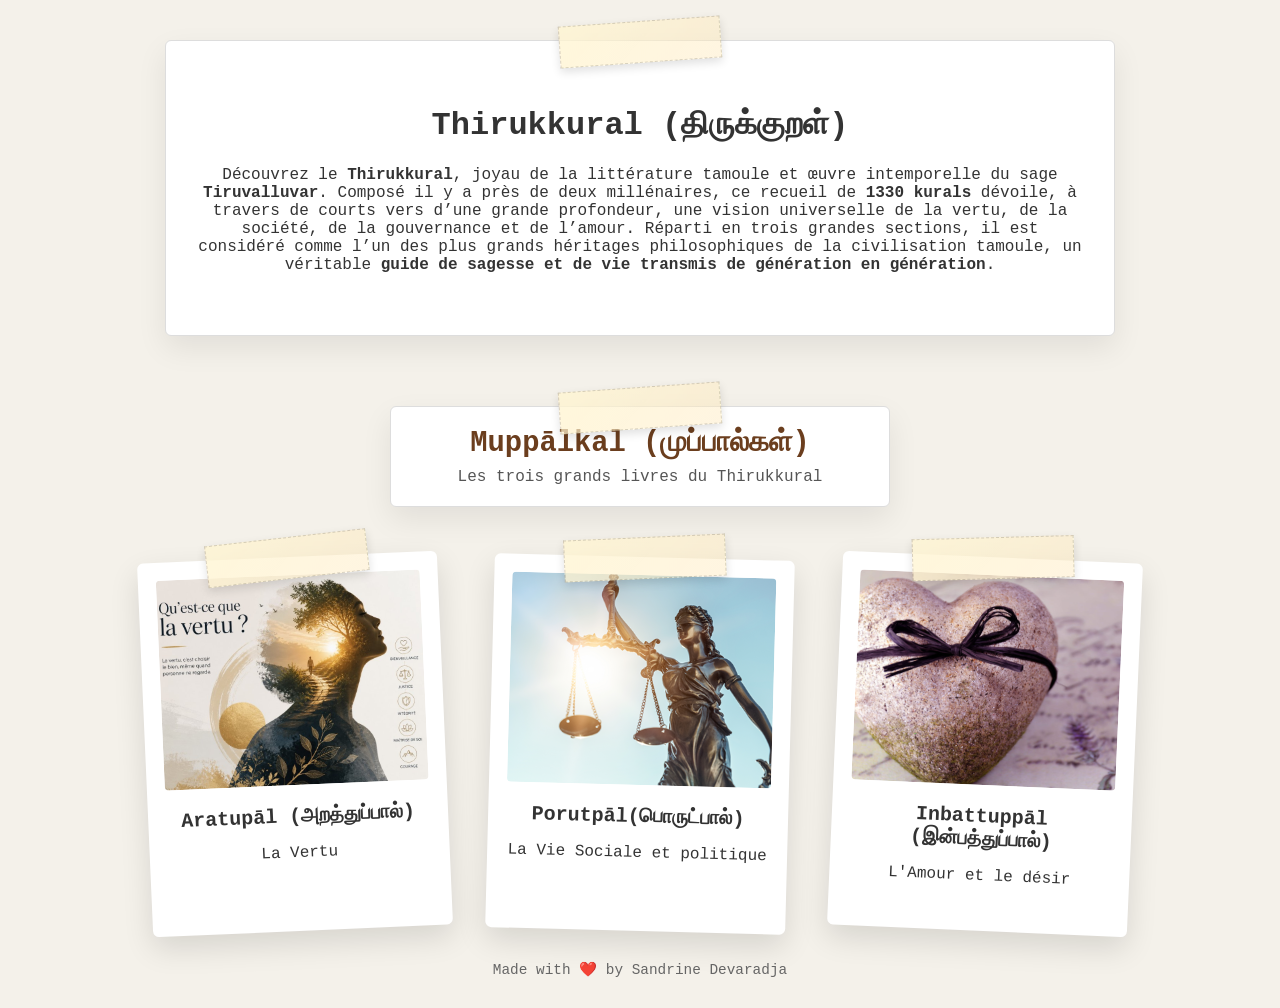
<file: index.html>
<!DOCTYPE html>
<html lang="fr">
<head>
<meta charset="UTF-8">
<meta name="viewport" content="width=device-width, initial-scale=1.0">
<title>Thirukkural</title>
<link rel="stylesheet" href="style.css">
</head>

<body>

<header>
    <div class="cadre-presentation taped">
        <h1>Thirukkural (திருக்குறள்)</h1>
        <p>

            Découvrez le <strong>Thirukkural</strong>, joyau de la littérature tamoule et œuvre intemporelle du sage <strong>Tiruvalluvar</strong>. 
            Composé il y a près de deux millénaires, ce recueil de <strong>1330 kurals</strong> dévoile, à travers de courts vers d’une grande profondeur, 
            une vision universelle de la vertu, de la société, de la gouvernance et de l’amour. 
            Réparti en trois grandes sections, il est considéré comme l’un des plus grands héritages philosophiques 
            de la civilisation tamoule, un véritable <strong>guide de sagesse et de vie transmis de génération en génération</strong>.
        </p>
    </div>
</header>

    <section class="titre-muppalkal taped">
    <h2>Muppālkal (முப்பால்கள்)</h2>
    <p>Les trois grands livres du Thirukkural</p>
</section>


<main class="divisions-container">

    <!-- ARAM -->
    <a href="section.html?section=1" class="polaroid taped">
        <div class="polaroid-image">
            <img src="images/A.jpeg" alt="Aram">
        </div>
        <div class="polaroid-caption">
            <h3>Aratupāl (அறத்துப்பால்)</h3>
            <p>La Vertu </p>
        </div>
    </a>

    <!-- PORUL -->
    <a href="section.html?section=2" class="polaroid taped">
        <div class="polaroid-image">
            <img src="images/B.jpeg" alt="Porul">
        </div>
        <div class="polaroid-caption">
            <h3>Porutpāl(பொருட்பால்)</h3>
            <p>La Vie Sociale et politique</p>
        </div>
    </a>

    <!-- INBAM -->
    <a href="section.html?section=3" class="polaroid taped">
        <div class="polaroid-image">
            <img src="images/C.jpeg" alt="Inbam">
        </div>
        <div class="polaroid-caption">
            <h3>Inbattuppāl (இன்பத்துப்பால்)</h3>
            <p>L'Amour et le désir </p>
        </div>
    </a>

</main>

<footer class="footer">
    Made with <span class="heart">❤️</span> by Sandrine Devaradja
</footer>
</body>
    
</html>
</file>
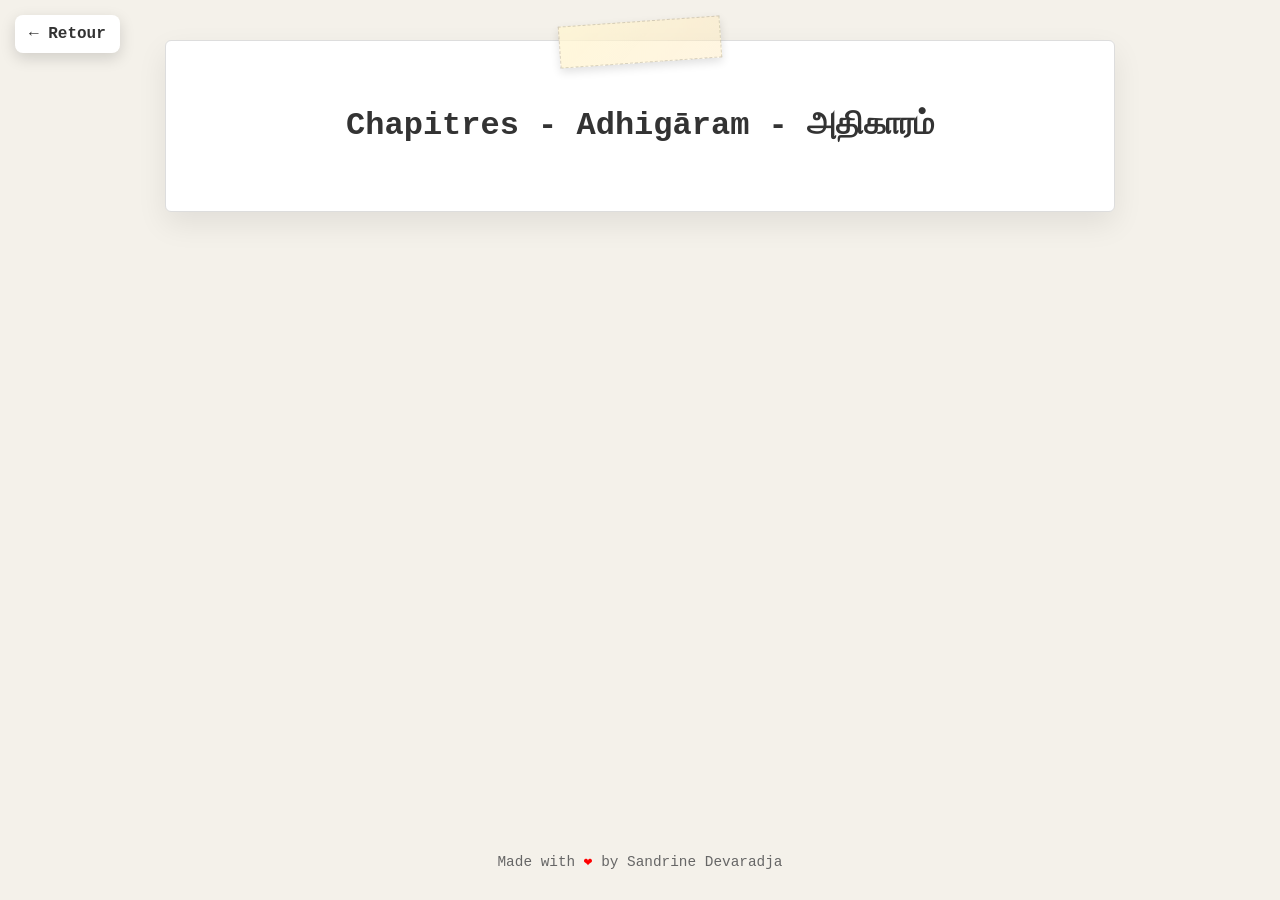
<file: chapter.html>
<!DOCTYPE html>
<html lang="fr">
<head>
<meta charset="UTF-8">
  
<title>Chapitres - Adhigāram - அதிகாரம்</title> 
  
<link rel="stylesheet" href="style.css">
</head>

<body>

<header>
  <div class="cadre-presentation taped">
    <h1>Chapitres - Adhigāram - அதிகாரம்</h1>
  </div>
  <a href="javascript:history.back()" class="back-btn">← Retour</a>
</header>

<main class="divisions-container" id="container"></main>

<script src="data.js"></script>

<script>
 
const iyalId = new URLSearchParams(window.location.search).get("iyal");
const container = document.getElementById("container");

let chapters = [];

Object.values(thirukuralData).forEach(section => {
  section.iyals.forEach(i => {
    if (i.id == iyalId) {
      chapters = i.chapters;
    }
  });
});

chapters.forEach(c => {
  const a = document.createElement("a");
  a.className = "polaroid taped";
  
a.href = `kurals.html?chapter=${c.id}`;

  a.innerHTML = `
    <div class="polaroid-caption">
      <h3>${c.name}</h3>
    </div>
  `;

  container.appendChild(a);
});
</script>

  
  <footer class="footer">
    Made with <span class="heart">❤️</span> by Sandrine Devaradja
</footer>
</body>
  
</html>
</file>
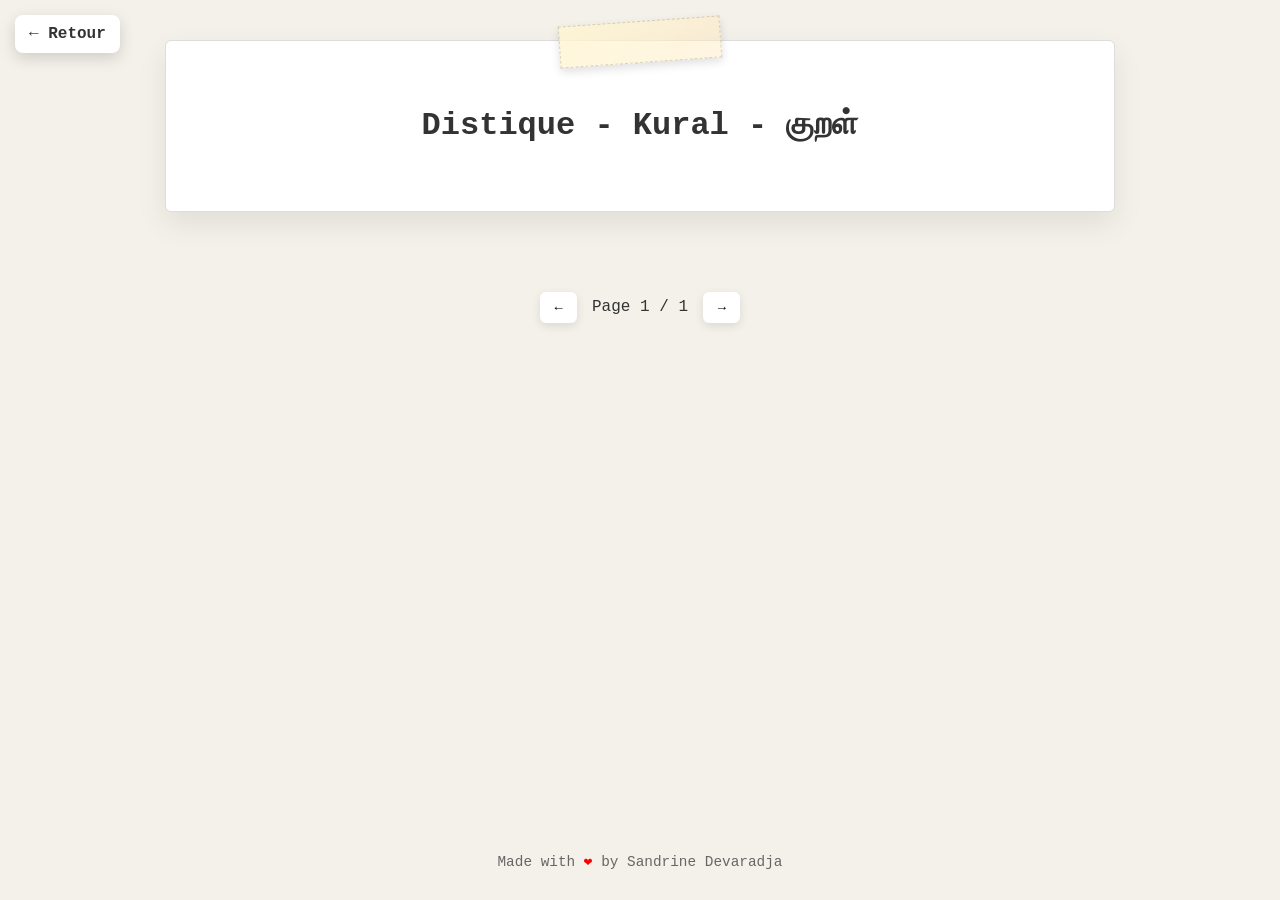
<file: kurals.html>
<!DOCTYPE html>
<html lang="fr">
<head>
<meta charset="UTF-8">
<meta name="viewport" content="width=device-width, initial-scale=1.0">
    
<title>Distique - Kural - குறள்</title> 

<link rel="stylesheet" href="style.css">
</head>

<body>

<header>

    <div class="cadre-presentation taped">
        <h1>Distique - Kural - குறள்</h1>
    </div>

    <a href="javascript:history.back()" class="back-btn">
        ← Retour
    </a>

</header>

<main id="container"></main>

<div class="pagination">
    <button id="prev">←</button>
    <span id="page"></span>
    <button id="next">→</button>
</div>

<script src="data.js"></script>

<script>

const chapterId = new URLSearchParams(window.location.search).get("chapter");

 let kurals = [];

Object.values(thirukuralData).forEach(section => {

    section.iyals.forEach(iyal => {

        iyal.chapters.forEach(chapter => {

            if (chapter.id == chapterId) {
                kurals = chapter.kurals;
            }

        });

    });

});

const container = document.getElementById("container");
const pageText = document.getElementById("page");

let currentPage = 1;
const perPage = 5;

function render() {

    container.innerHTML = "";

    const start = (currentPage - 1) * perPage;
    const end = start + perPage;

    const pageItems = kurals.slice(start, end);

    pageItems.forEach((kural, index) => {

        const div = document.createElement("div");

        div.className = "kural";

        div.innerHTML = `
            <div class="kural-number">
                Kural ${kural.id}
            </div>

            <p><strong>Tamoul :</strong><br>
            ${kural.tamil || ""}</p>

            <p><strong>Translittération :</strong><br>
            ${kural.tamilfr || ""}</p>

            <p><strong>Traduction :</strong><br>
            ${kural.translation || ""}</p>

            <p><strong>Commentaire :</strong><br>
            ${kural.comment || ""}</p>
        `;

        container.appendChild(div);

    });

    const totalPages = Math.max(1, Math.ceil(kurals.length / perPage));

    pageText.textContent =
        `Page ${currentPage} / ${totalPages}`;

}

document.getElementById("prev").addEventListener("click", () => {

    if (currentPage > 1) {
        currentPage--;
        render();
        window.scrollTo(0, 0);
    }

});

document.getElementById("next").addEventListener("click", () => {

    const totalPages =
        Math.ceil(kurals.length / perPage);

    if (currentPage < totalPages) {
        currentPage++;
        render();
        window.scrollTo(0, 0);
    }

});

render();

</script>

<footer class="footer">
    Made with <span class="heart">❤️</span> by Sandrine Devaradja
</footer>
    
</body>

    
</html>
</file>
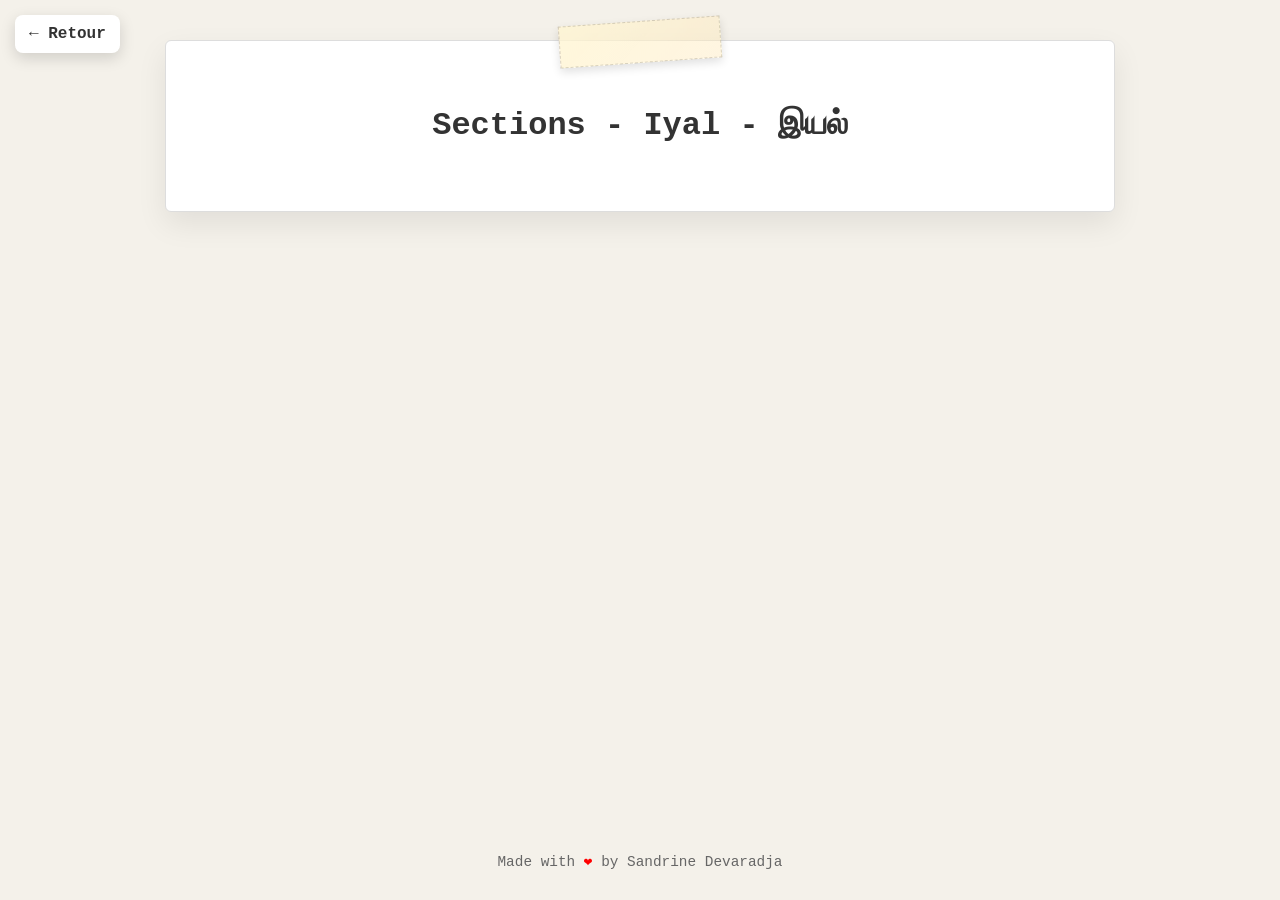
<file: section.html>
<!DOCTYPE html>
<html lang="fr">
<head>
<meta charset="UTF-8">
<title>Sections - Iyal - இயல்</title>
<link rel="stylesheet" href="style.css">
</head>

<body>

<header>
  <div class="cadre-presentation taped">
    <h1>Sections - Iyal - இயல்</h1>
  </div>
  <a href="javascript:history.back()" class="back-btn">← Retour</a>
</header>

<main class="divisions-container" id="container"></main>

<script src="data.js"></script>

<script>
const params = new URLSearchParams(window.location.search);
const section = params.get("section");

const container = document.getElementById("container");

const iyals = thirukuralData[section].iyals;

iyals.forEach(i => {
  const a = document.createElement("a");
  a.className = "polaroid taped";
  a.href = `chapter.html?iyal=${i.id}`; 

  a.innerHTML = `
    <div class="polaroid-caption">
      <h3>${i.name}</h3>
    </div>
  `;

  container.appendChild(a);
});
</script>

 <footer class="footer">
    Made with <span class="heart">❤️</span> by Sandrine Devaradja
</footer>
  
</body>

  
</html>
</file>
<file: style.css>
/* =========================
   BASE
========================= */

* {
    box-sizing: border-box;
}

body {
    background-color: #f4f1ea;
    color: #333;
    font-family: 'Courier New', monospace;

    margin: 0;
    padding: 20px;

    display: flex;
    flex-direction: column;
    align-items: center;

    min-height: 100vh;
}

/* =========================
   HEADER
========================= */

header {
    width: 100%;
    display: flex;
    justify-content: center;
}

.cadre-presentation {
    background: #fff;
    border: 1px solid #ddd;

    padding: 45px 30px;
    max-width: 950px;
    width: 100%;

    text-align: center;

    margin-top: 20px;
    margin-bottom: 60px;

    box-shadow: 0 12px 30px rgba(0,0,0,0.08);
    border-radius: 6px;

    position: relative;
}

/* =========================
   EFFET SCOTCH
========================= */

.taped {
    position: relative;
}

.taped::before {
    content: "";
    position: absolute;
    top: -20px;
    left: 50%;
    transform: translateX(-50%) rotate(-4deg);

    width: 160px;
    height: 40px;

    background: linear-gradient(
        135deg,
        rgba(255, 245, 210, 0.8),
        rgba(255, 230, 180, 0.4)
    );

    border: 1px dashed rgba(0,0,0,0.15);
    box-shadow: 0 4px 10px rgba(0,0,0,0.12);

    z-index: 10;
}

/* =========================
   CONTAINER
========================= */

.divisions-container {
    display: flex;
    flex-wrap: wrap;
    justify-content: center;
    gap: 45px;

    width: 100%;
    max-width: 1200px;
}

/* =========================
   POLAROID
========================= */

.polaroid {
    text-decoration: none;
    color: inherit;

    background: #fff;

    width: 300px;

    display: flex;
    flex-direction: column;
    align-items: center;

    padding: 18px 18px 30px;

    box-shadow: 0 12px 30px rgba(0,0,0,0.12);
    border-radius: 6px;

    transition: all 0.25s ease;

    position: relative;
}

/* effet posé */
.polaroid:nth-child(1) { transform: rotate(-2.5deg); }
.polaroid:nth-child(2) { transform: rotate(1.5deg); }
.polaroid:nth-child(3) { transform: rotate(2.5deg); }

.polaroid:hover {
    transform: scale(1.06) rotate(0deg);
    box-shadow: 0 18px 40px rgba(0,0,0,0.18);
}

/* =========================
   IMAGE
========================= */

.polaroid-image {
    width: 100%;
    height: 210px;

    overflow: hidden;
    border-radius: 4px;

    background-color: #eee;
}

.polaroid-image img {
    width: 100%;
    height: 100%;
    object-fit: cover;
}

/* =========================
   CAPTION
========================= */

.polaroid-caption {
    text-align: center;
    margin-top: 15px;
}

.polaroid-caption h3 {
    margin: 5px 0;
    font-size: 1.25rem;
}

/* =========================
   KURALS
========================= */

.kural {
    background: #fff;
    padding: 20px;
    margin: 15px auto;
    max-width: 800px;

    box-shadow: 0 8px 20px rgba(0,0,0,0.08);
    border-radius: 6px;
}

.kural-number {
    font-weight: bold;
    color: #777;
    margin-bottom: 10px;
}

/* =========================
   BOUTON RETOUR
========================= */

.back-btn {
    position: fixed;
    top: 15px;
    left: 15px;

    background: #fff;
    padding: 10px 14px;

    border-radius: 8px;
    text-decoration: none;

    color: #333;
    font-weight: bold;

    box-shadow: 0 5px 15px rgba(0,0,0,0.15);

    z-index: 999;

    transition: 0.2s ease;
}

.back-btn:hover {
    transform: scale(1.05);
}

/* =========================
   RESPONSIVE MOBILE
========================= */

@media (max-width: 768px) {

    body {
        padding: 10px;
    }

    .cadre-presentation {
        padding: 25px 15px;
        margin-bottom: 30px;
    }

    .cadre-presentation h1 {
        font-size: 1.6rem;
    }

    .cadre-presentation p {
        font-size: 0.95rem;
    }

    .divisions-container {
        flex-direction: column;
        gap: 25px;
       align-items: center; 
    }

    .polaroid {
        width: 92%;
        max-width: 340px;
    }

    .polaroid-image {
        height: 180px;
    }

    .kural {
        margin: 10px;
        padding: 15px;
    }

    .back-btn {
        top: 10px;
        left: 10px;
        padding: 8px 12px;
        font-size: 0.9rem;
    }
}


/* PAGINATION */

.pagination {
    display: flex;
    justify-content: center;
    align-items: center;

    gap: 15px;
    margin: 20px;
}

.pagination button {
    padding: 8px 12px;
    border: none;
    background: white;
    cursor: pointer;

    box-shadow: 0 3px 10px rgba(0,0,0,0.1);
    border-radius: 6px;
}

.pagination button:hover {
    transform: scale(1.05);
}




/* INDEX TITRE MUPPALKAL */


.titre-muppalkal {
    text-align: center;

    background: #fff;
    border: 1px solid #ddd;

    padding: 20px 30px;

    width: 100%;
    max-width: 500px;

    margin: 10px auto 50px;

    box-shadow: 0 12px 30px rgba(0,0,0,0.08);
    border-radius: 6px;

    position: relative;
}

.titre-muppalkal h2 {
    margin: 0 0 8px;
    font-size: 1.8rem;
    color: #6b3e1e;
}

.titre-muppalkal p {
    margin: 0;
    font-size: 1rem;
    color: #555;
}



/* MADE WITH <3 BY SANDRINE */


.footer {
    margin-top: auto;
    padding: 30px 0 10px;

    text-align: center;
    width: 100%;

    font-size: 0.9rem;
    color: #666;
}

.heart {
    color: red;
}
</file>
